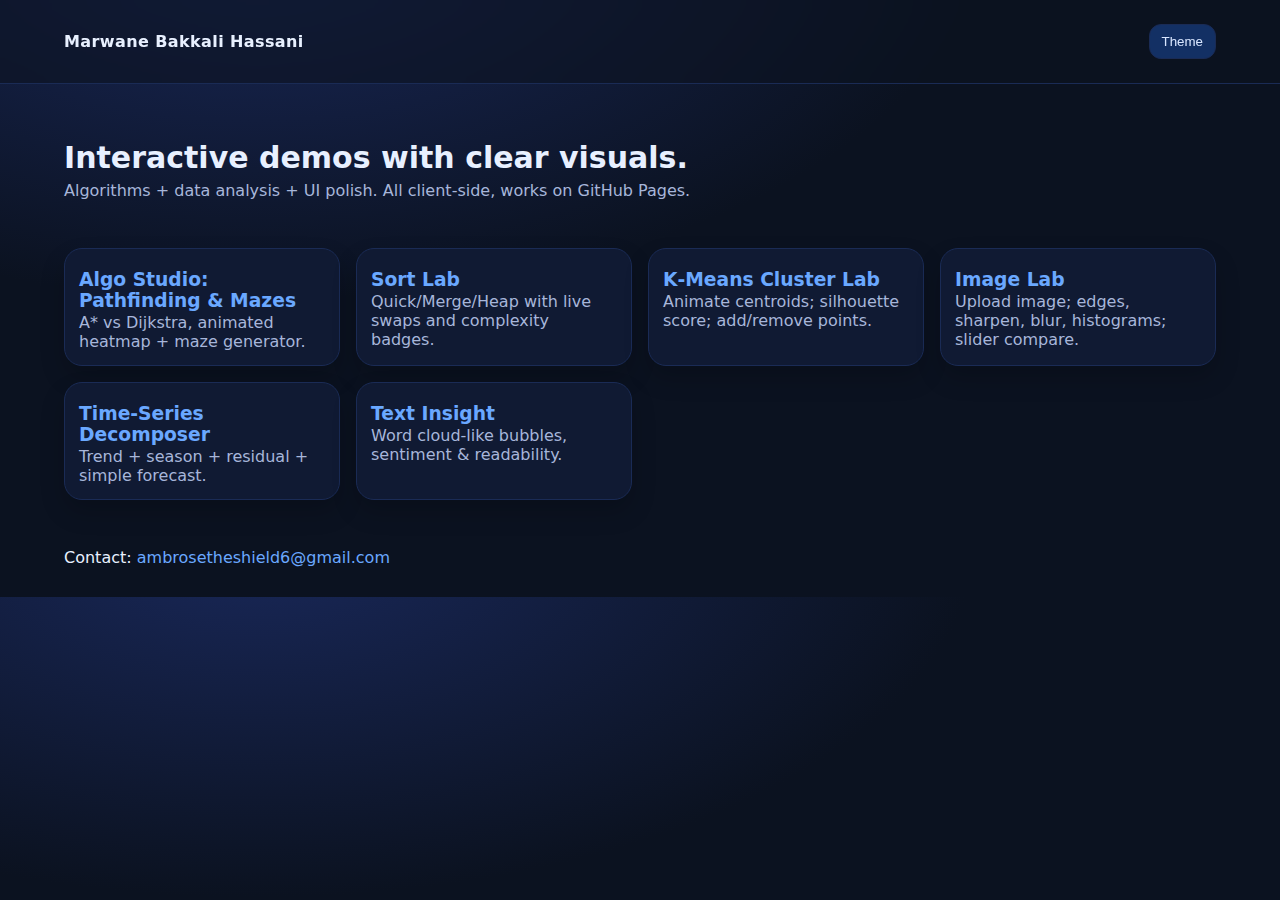
<file: index.html>
<!doctype html>
<html lang="en"><head>
<meta charset="utf-8"><meta name="viewport" content="width=device-width, initial-scale=1">
<title>Marwane — Visual Projects</title>
<meta name="description" content="Flagship demos: algorithms + data analysis with strong visuals.">
<link rel="stylesheet" href="assets/css/style.css">
</head><body>
<header class="nav"><div class="container">
  <div class="brand">Marwane Bakkali Hassani</div>
  <button id="theme" class="btn">Theme</button>
</div></header>

<section class="hero container">
  <h1>Interactive demos with clear visuals.</h1>
  <p>Algorithms + data analysis + UI polish. All client‑side, works on GitHub Pages.</p>
</section>

<section class="container">
  <div class="grid">
    <a class="card" href="projects/algo_path/index.html"><h3>Algo Studio: Pathfinding & Mazes</h3><p>A* vs Dijkstra, animated heatmap + maze generator.</p></a>
    <a class="card" href="projects/sort_lab/index.html"><h3>Sort Lab</h3><p>Quick/Merge/Heap with live swaps and complexity badges.</p></a>
    <a class="card" href="projects/kmeans_lab/index.html"><h3>K‑Means Cluster Lab</h3><p>Animate centroids; silhouette score; add/remove points.</p></a>
    <a class="card" href="projects/image_lab/index.html"><h3>Image Lab</h3><p>Upload image; edges, sharpen, blur, histograms; slider compare.</p></a>
    <a class="card" href="projects/ts_decomp/index.html"><h3>Time‑Series Decomposer</h3><p>Trend + season + residual + simple forecast.</p></a>
    <a class="card" href="projects/text_insight/index.html"><h3>Text Insight</h3><p>Word cloud‑like bubbles, sentiment & readability.</p></a>
  </div>
</section>

<footer><div class="container">Contact: <a href="mailto:ambrosetheshield6@gmail.com">ambrosetheshield6@gmail.com</a></div></footer>
<script>
document.getElementById('theme').onclick = ()=> document.documentElement.classList.toggle('light');
</script>
</body></html>
</file>
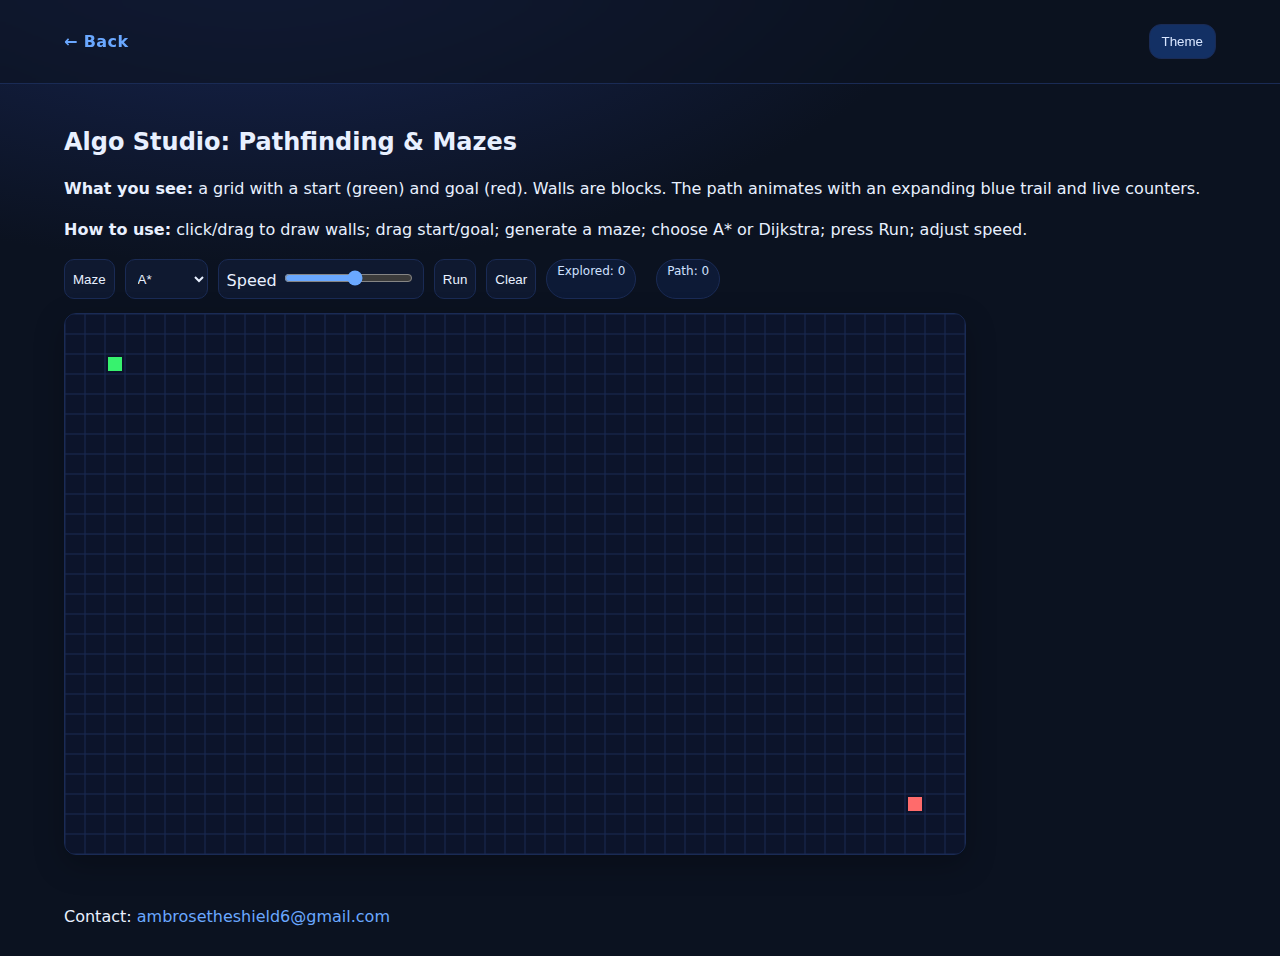
<file: projects/algo_path/index.html>
<!doctype html><html lang='en'><head>
<meta charset='utf-8'><meta name='viewport' content='width=device-width, initial-scale=1'>
<title>Algo Studio: Pathfinding & Mazes</title><link rel='stylesheet' href='../../assets/css/style.css'></head><body>
<header class='nav'><div class='container'><a class='brand' href='../../index.html'>&larr; Back</a><button id='theme' class='btn'>Theme</button></div></header>
<section class='container prose'>
  <h2>Algo Studio: Pathfinding & Mazes</h2>
  <p><strong>What you see:</strong> a grid with a start (green) and goal (red). Walls are blocks. The path animates with an expanding blue trail and live counters.</p>
  <p><strong>How to use:</strong> click/drag to draw walls; drag start/goal; generate a maze; choose A* or Dijkstra; press Run; adjust speed.</p>
  
<div class="controls">
  <button class="btn" id="maze">Maze</button>
  <select id="algo"><option value="astar">A*</option><option value="dijkstra">Dijkstra</option></select>
  <label>Speed <input id="spd" type="range" min="1" max="10" value="6"></label>
  <button class="btn" id="run">Run</button>
  <button class="btn" id="clear">Clear</button>
  <span class="kpi">Explored: <span id="kExp">0</span></span>
  <span class="kpi">Path: <span id="kLen">0</span></span>
</div>
<canvas id="grid" width="900" height="540" class="stage"></canvas>

</section>
<footer><div class='container'>Contact: <a href='mailto:ambrosetheshield6@gmail.com'>ambrosetheshield6@gmail.com</a></div></footer>
<script>document.getElementById('theme').onclick=()=>document.documentElement.classList.toggle('light');</script>

<script>
const W=45,H=27,S=20, cv=document.getElementById('grid'), ctx=cv.getContext('2d');
let start={x:2,y:2}, goal={x:W-3,y:H-3}, walls=new Set(); let speed=6;
function key(x,y){return x+','+y}
function draw(bg=true){
  if(bg){ctx.fillStyle='#0c142b'; ctx.fillRect(0,0,cv.width,cv.height);}
  ctx.strokeStyle='#1a2b55';
  for(let x=0;x<=W;x++){ctx.beginPath();ctx.moveTo(x*S,0);ctx.lineTo(x*S,H*S);ctx.stroke()}
  for(let y=0;y<=H;y++){ctx.beginPath();ctx.moveTo(0,y*S);ctx.lineTo(W*S,y*S);ctx.stroke()}
  ctx.fillStyle='#122957'; walls.forEach(k=>{const [x,y]=k.split(',').map(Number); ctx.fillRect(x*S+1,y*S+1,S-2,S-2)});
  ctx.fillStyle='#37f26e'; ctx.fillRect(start.x*S+3,start.y*S+3,S-6,S-6);
  ctx.fillStyle='#ff6b6b'; ctx.fillRect(goal.x*S+3,goal.y*S+3,S-6,S-6);
}
function toggle(x,y){const k=key(x,y); if(walls.has(k)) walls.delete(k); else walls.add(k);}
let painting=false, dragging=null;
cv.addEventListener('mousedown',e=>{const r=cv.getBoundingClientRect(); const x=Math.floor((e.clientX-r.left)/S), y=Math.floor((e.clientY-r.top)/S);
  if(x===start.x&&y===start.y) dragging='start'; else if(x===goal.x&&y===goal.y) dragging='goal'; else {painting=true; toggle(x,y);} draw(false)});
cv.addEventListener('mousemove',e=>{const r=cv.getBoundingClientRect(); const x=Math.floor((e.clientX-r.left)/S), y=Math.floor((e.clientY-r.top)/S);
  if(dragging==='start'){start={x,y}; draw(false)} else if(dragging==='goal'){goal={x,y}; draw(false)} else if(painting){toggle(x,y); draw(false)}});
window.addEventListener('mouseup',()=>{painting=false; dragging=null});

function neighbors(n){const dirs=[[1,0],[-1,0],[0,1],[0,-1]]; const res=[]; for(const [dx,dy] of dirs){const x=n.x+dx,y=n.y+dy; if(x>=0&&x<W&&y>=0&&y<H&&!walls.has(key(x,y))) res.push({x,y})} return res}
function heur(a,b){return Math.abs(a.x-b.x)+Math.abs(a.y-b.y)}
function runASTAR(){return runGeneric(true)}
function runDijkstra(){return runGeneric(false)}
function runGeneric(useHeur){const open=[start]; const g=new Map([[key(start.x,start.y),0]]); const came=new Map(); const f=new Map([[key(start.x,start.y),useHeur?heur(start,goal):0]]); const seen=new Set([key(start.x,start.y)]); let explored=0;
  while(open.length){open.sort((u,v)=>(f.get(key(u.x,u.y))||1e9)-(f.get(key(v.x,v.y))||1e9)); const cur=open.shift(); explored++;
    if(cur.x===goal.x&&cur.y===goal.y){document.getElementById('kExp').textContent=explored; return {came,cur};}
    for(const nb of neighbors(cur)){const nk=key(nb.x,nb.y), ck=key(cur.x,cur.y); const tent=(g.get(ck)||0)+1;
      if(!g.has(nk)||tent<g.get(nk)){came.set(nk,ck); g.set(nk,tent); let pr=tent+(useHeur?heur(nb,goal):0); f.set(nk,pr); if(!seen.has(nk)){open.push(nb); seen.add(nk)}}}
  } return null}
function reconstruct(came,cur){const path=[cur]; let k=key(cur.x,cur.y); while(came.has(k)){k=came.get(k); const [x,y]=k.split(',').map(Number); path.push({x,y});} return path.reverse()}
function animate(path){document.getElementById('kLen').textContent=path.length;
  let i=0; const id=setInterval(()=>{ if(i>=path.length){clearInterval(id); return;} const p=path[i++]; ctx.fillStyle='#6aa8ff'; ctx.fillRect(p.x*S+4,p.y*S+4,S-8,S-8);}, Math.max(4, 22-(+document.getElementById('spd').value*2)))}
document.getElementById('run').onclick=()=>{draw(); const useA = document.getElementById('algo').value==='astar'; const res = useA?runASTAR():runDijkstra(); if(!res){return} const path=reconstruct(res.came,res.cur); animate(path)}
document.getElementById('clear').onclick=()=>{walls.clear(); draw()};
document.getElementById('spd').oninput=e=>speed=+e.target.value;
document.getElementById('maze').onclick=()=>{walls.clear(); // Recursive division-ish
  function carve(x0,y0,x1,y1){ if(x1-x0<4||y1-y0<4) return; if((x1-x0)>(y1-y0)){ const x=Math.floor((x0+x1)/2); for(let y=y0;y<y1;y++) if(!(y%5)) walls.add(key(x,y));
    const gap=y0+2+Math.floor(Math.random()*(y1-y0-4)); for(let dy=-1;dy<=1;dy++) walls.delete(key(x,gap+dy)); carve(x0,y0,x,y1); carve(x+1,y0,x1,y1);
  } else { const y=Math.floor((y0+y1)/2); for(let x=x0;x<x1;x++) if(!(x%5)) walls.add(key(x,y));
    const gap=x0+2+Math.floor(Math.random()*(x1-x0-4)); for(let dx=-1;dx<=1;dx++) walls.delete(key(gap+dx,y)); carve(x0,y0,x1,y); carve(x0,y+1,x1,y1);} }
  carve(1,1,W-2,H-2); draw() };
draw();
</script>

</body></html>
</file>
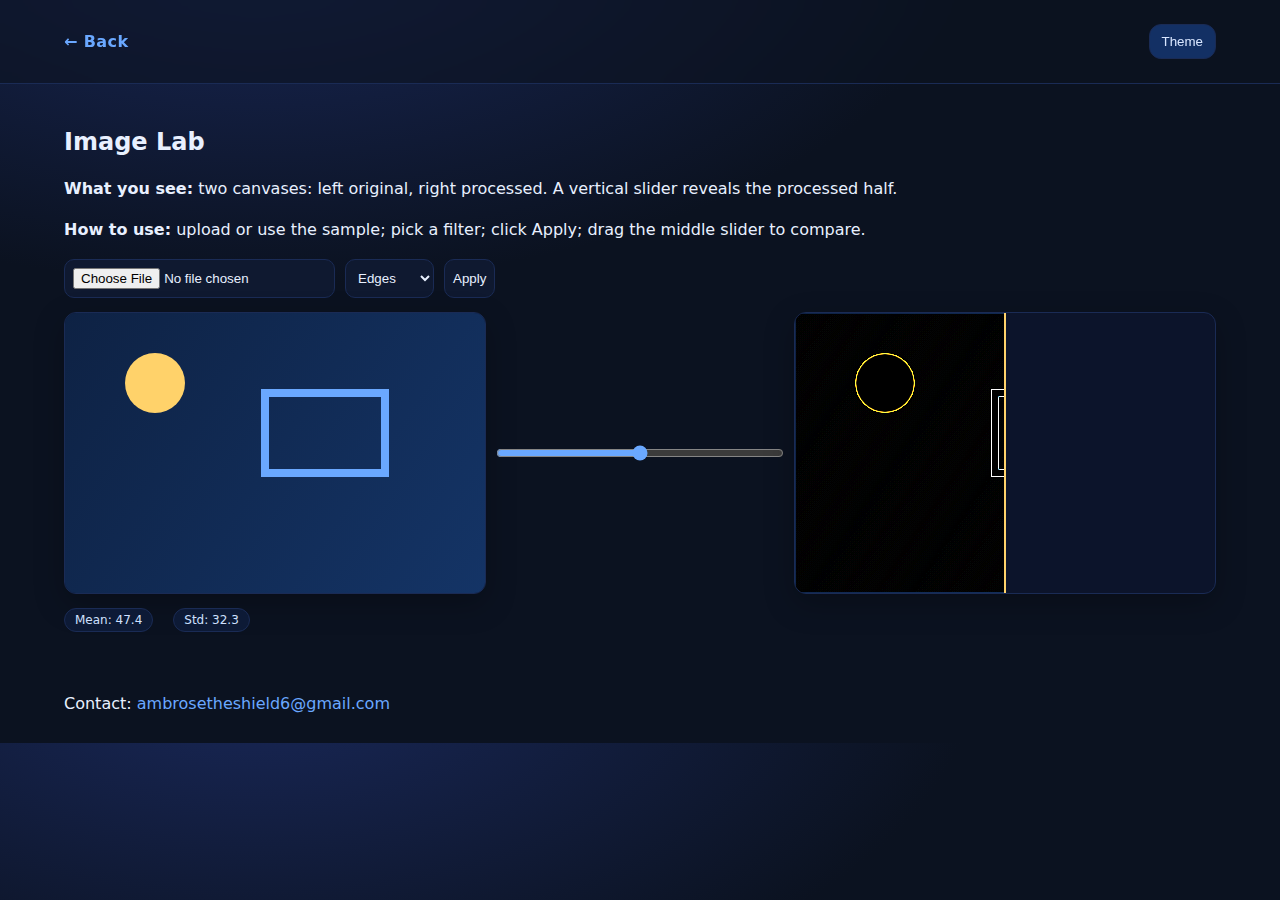
<file: projects/image_lab/index.html>
<!doctype html><html lang='en'><head>
<meta charset='utf-8'><meta name='viewport' content='width=device-width, initial-scale=1'>
<title>Image Lab</title><link rel='stylesheet' href='../../assets/css/style.css'></head><body>
<header class='nav'><div class='container'><a class='brand' href='../../index.html'>&larr; Back</a><button id='theme' class='btn'>Theme</button></div></header>
<section class='container prose'>
  <h2>Image Lab</h2>
  <p><strong>What you see:</strong> two canvases: left original, right processed. A vertical slider reveals the processed half.</p>
  <p><strong>How to use:</strong> upload or use the sample; pick a filter; click Apply; drag the middle slider to compare.</p>
  
<div class="controls">
  <input type="file" id="file">
  <select id="filter">
    <option value="edges">Edges</option>
    <option value="sharpen">Sharpen</option>
    <option value="blur">Blur</option>
    <option value="emboss">Emboss</option>
  </select>
  <button class="btn" id="apply">Apply</button>
</div>
<div style="display:flex;gap:8px;align-items:center;flex-wrap:wrap">
  <canvas id="orig" width="420" height="280" class="stage"></canvas>
  <input id="split" type="range" min="0" max="1" step="0.01" value="0.5" style="flex:1">
  <canvas id="proc" width="420" height="280" class="stage"></canvas>
</div>
<div class="controls">
  <span class="kpi">Mean: <span id="mean">0</span></span>
  <span class="kpi">Std: <span id="std">0</span></span>
</div>

</section>
<footer><div class='container'>Contact: <a href='mailto:ambrosetheshield6@gmail.com'>ambrosetheshield6@gmail.com</a></div></footer>
<script>document.getElementById('theme').onclick=()=>document.documentElement.classList.toggle('light');</script>

<script>
const co=document.getElementById('orig').getContext('2d');
const cp=document.getElementById('proc').getContext('2d');
const o=document.getElementById('orig'), p=document.getElementById('proc');
const img=new Image(); img.onload=()=>{co.drawImage(img,0,0,o.width,o.height); run()}; 
// generate a simple sample image (gradient + shapes)
const tmp=document.createElement('canvas'); tmp.width=420; tmp.height=280; const tctx=tmp.getContext('2d');
const g=tctx.createLinearGradient(0,0,420,280); g.addColorStop(0,'#0e2244'); g.addColorStop(1,'#143466'); tctx.fillStyle=g; tctx.fillRect(0,0,420,280);
tctx.fillStyle='#ffd26a'; tctx.beginPath(); tctx.arc(90,70,30,0,6.283); tctx.fill(); tctx.strokeStyle='#6aa8ff'; tctx.lineWidth=8; tctx.strokeRect(200,80,120,80);
img.src=tmp.toDataURL();

document.getElementById('file').onchange=e=>{const f=e.target.files[0]; if(!f) return; const r=new FileReader(); r.onload=()=>{img.src=r.result}; r.readAsDataURL(f);}
document.getElementById('apply').onclick=run; document.getElementById('split').oninput=drawSplit;

function kernel(type){
  if(type==='edges') return [[-1,-1,-1],[-1,8,-1],[-1,-1,-1]];
  if(type==='sharpen') return [[0,-1,0],[-1,5,-1],[0,-1,0]];
  if(type==='blur') return [[1/9,1/9,1/9],[1/9,1/9,1/9],[1/9,1/9,1/9]];
  if(type==='emboss') return [[-2,-1,0],[-1,1,1],[0,1,2]];
}
function stats(data){let s=0; for(let i=0;i<data.length;i+=4) s+=0.299*data[i]+0.587*data[i+1]+0.114*data[i+2]; const mean=s/(data.length/4);
 let v=0; for(let i=0;i<data.length;i+=4){ const g=0.299*data[i]+0.587*data[i+1]+0.114*data[i+2]; v+=(g-mean)*(g-mean);} v/=data.length/4; return [mean,Math.sqrt(v)];
}
function convolve(src,k){const w=src.width,h=src.height; const out=new ImageData(w,h); const m=[[0,1,2],[w,w+1,w+2],[2*w,2*w+1,2*w+2]];
 for(let y=1;y<h-1;y++){for(let x=1;x<w-1;x++){let r=0,g=0,b=0; for(let ky=0;ky<3;ky++){for(let kx=0;kx<3;kx++){const i=((y+ky-1)*w+(x+kx-1))*4; const wgt=k[ky][kx]; r+=src.data[i]*wgt; g+=src.data[i+1]*wgt; b+=src.data[i+2]*wgt;}} const j=(y*w+x)*4; out.data[j]=Math.max(0,Math.min(255,r)); out.data[j+1]=Math.max(0,Math.min(255,g)); out.data[j+2]=Math.max(0,Math.min(255,b)); out.data[j+3]=255; } } return out; }
function drawSplit(){ cp.clearRect(0,0,p.width,p.height); cp.drawImage(o,0,0); const s=+document.getElementById('split').value; const w=p.width*s; cp.globalCompositeOperation='source-over'; cp.drawImage(p._proc,0,0); cp.globalCompositeOperation='destination-in'; cp.fillStyle='#fff'; cp.fillRect(0,0,w,p.height); cp.globalCompositeOperation='source-over'; cp.strokeStyle='#ffd26a'; cp.lineWidth=2; cp.beginPath(); cp.moveTo(w,0); cp.lineTo(w,p.height); cp.stroke(); }
function run(){ const filt=document.getElementById('filter').value; const src=co.getImageData(0,0,o.width,o.height); const out=convolve(src, kernel(filt)); p._proc=document.createElement('canvas'); p._proc.width=o.width; p._proc.height=o.height; p._proc.getContext('2d').putImageData(out,0,0); const [m,s]=stats(src.data); document.getElementById('mean').textContent=m.toFixed(1); document.getElementById('std').textContent=s.toFixed(1); drawSplit(); }
</script>

</body></html>
</file>
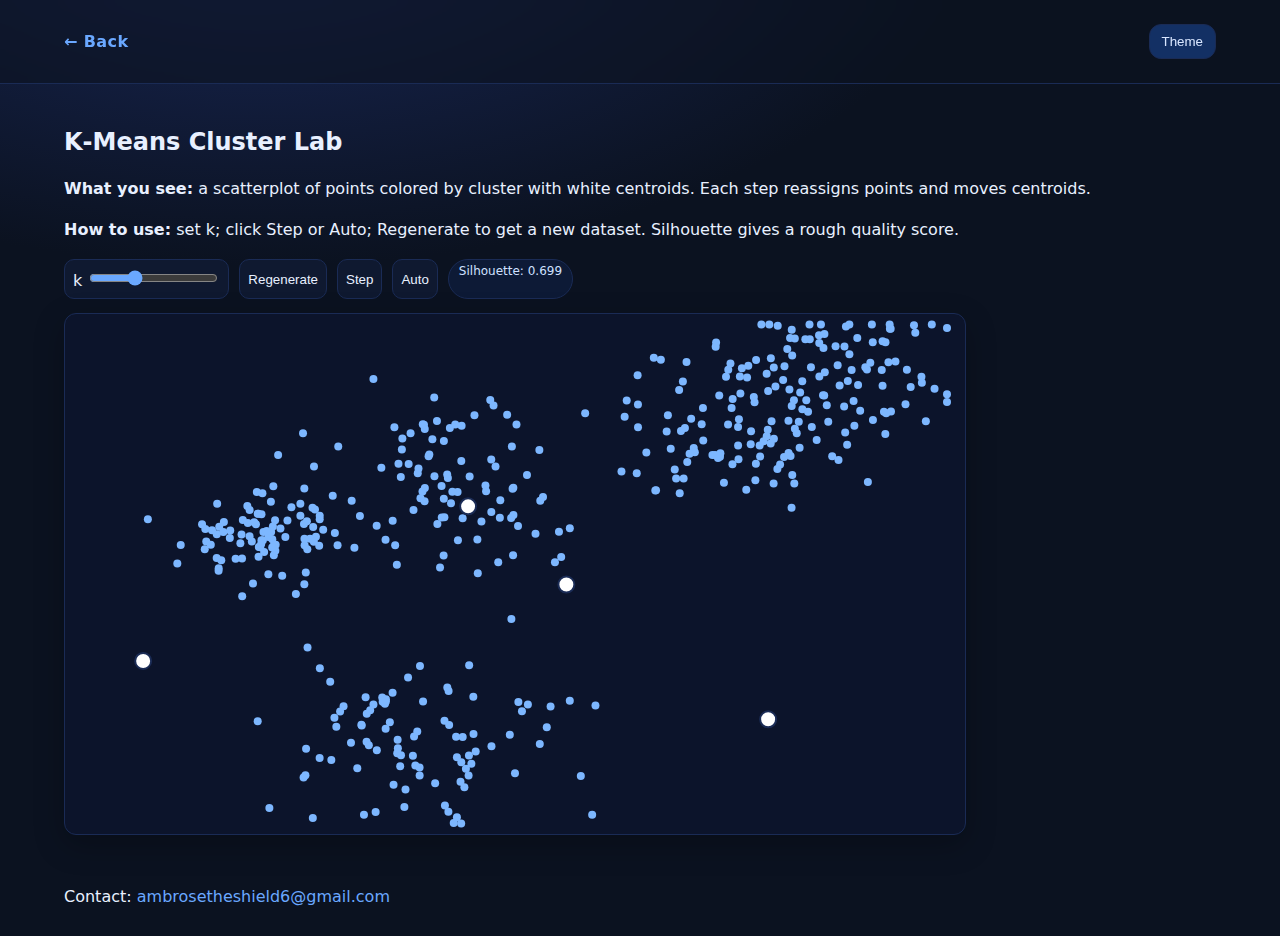
<file: projects/kmeans_lab/index.html>
<!doctype html><html lang='en'><head>
<meta charset='utf-8'><meta name='viewport' content='width=device-width, initial-scale=1'>
<title>K‑Means Cluster Lab</title><link rel='stylesheet' href='../../assets/css/style.css'></head><body>
<header class='nav'><div class='container'><a class='brand' href='../../index.html'>&larr; Back</a><button id='theme' class='btn'>Theme</button></div></header>
<section class='container prose'>
  <h2>K‑Means Cluster Lab</h2>
  <p><strong>What you see:</strong> a scatterplot of points colored by cluster with white centroids. Each step reassigns points and moves centroids.</p>
  <p><strong>How to use:</strong> set k; click Step or Auto; Regenerate to get a new dataset. Silhouette gives a rough quality score.</p>
  
<div class="controls">
  <label>k <input id="k" type="range" min="2" max="8" value="4"></label>
  <button class="btn" id="regen">Regenerate</button>
  <button class="btn" id="iterate">Step</button>
  <button class="btn" id="auto">Auto</button>
  <span class="kpi">Silhouette: <span id="sil">0</span></span>
</div>
<canvas id="scatter" width="900" height="520" class="chart"></canvas>

</section>
<footer><div class='container'>Contact: <a href='mailto:ambrosetheshield6@gmail.com'>ambrosetheshield6@gmail.com</a></div></footer>
<script>document.getElementById('theme').onclick=()=>document.documentElement.classList.toggle('light');</script>

<script>
const cv=document.getElementById('scatter'), ctx=cv.getContext('2d');
let pts=[], cent=[], labels=[], timer=null;
function rndn(mu=0, sigma=1){ // Box-Muller
  let u=0,v=0; while(u===0)u=Math.random(); while(v===0)v=Math.random();
  return mu + sigma*Math.sqrt(-2*Math.log(u))*Math.cos(2*Math.PI*v);
}
function gen(){pts=[]; const groups=4+Math.floor(Math.random()*3); for(let g=0; g<groups; g++){const cx=Math.random()*0.8+0.1, cy=Math.random()*0.8+0.1, s=0.04+Math.random()*0.05; const n=90; for(let i=0;i<n;i++){pts.push({x:Math.min(0.98,Math.max(0.02,rndn(cx,s))), y:Math.min(0.98,Math.max(0.02,rndn(cy,s)))});} }
  labels=new Array(pts.length).fill(0); cent=[]; const K=+document.getElementById('k').value; for(let i=0;i<K;i++){cent.push({x:Math.random(),y:Math.random()})}
}
function assign(){ for(let i=0;i<pts.length;i++){ let best=0, bd=1e9; for(let k=0;k<cent.length;k++){ const dx=pts[i].x-cent[k].x, dy=pts[i].y-cent[k].y; const d=dx*dx+dy*dy; if(d<bd){bd=d; best=k} } labels[i]=best; } }
function update(){ const K=cent.length; const sum=new Array(K).fill(0).map(_=>({x:0,y:0,c:0})); for(let i=0;i<pts.length;i++){const k=labels[i]; sum[k].x+=pts[i].x; sum[k].y+=pts[i].y; sum[k].c++;}
  for(let k=0;k<K;k++){ if(sum[k].c>0){cent[k].x=sum[k].x/sum[k].c; cent[k].y=sum[k].y/sum[k].c;} } }
function silhouette(){ const K=cent.length; const counts=new Array(K).fill(0); const sums=new Array(K).fill(0);
  for(let i=0;i<pts.length;i++){const ki=labels[i]; counts[ki]++; for(let j=0;j<pts.length;j++){ if(i===j) continue; const d=Math.hypot(pts[i].x-pts[j].x, pts[i].y-pts[j].y); if(labels[j]===ki) sums[ki]+=d; } }
  let s=0, c=0; for(let k=0;k<K;k++){ if(counts[k]>1){ s += (sums[k]/(counts[k]*(counts[k]-1))); c++; } } return (c? (1/(1+s)) : 0).toFixed(3); }
function draw(){ ctx.clearRect(0,0,cv.width,cv.height); const w=cv.width, h=cv.height;
  for(let i=0;i<pts.length;i++){ const k=labels[i]; ctx.fillStyle = ['#7db7ff','#ff9a7d','#ffe47d','#a6ff7d','#d97dff','#7dffc7','#ff7dbd'][k%7]; ctx.beginPath(); ctx.arc(pts[i].x*w, pts[i].y*h, 4, 0, 6.283); ctx.fill(); }
  for(let k=0;k<cent.length;k++){ ctx.fillStyle='#ffffff'; ctx.strokeStyle='#1a2b55'; ctx.lineWidth=2; ctx.beginPath(); ctx.arc(cent[k].x*w, cent[k].y*h, 8, 0, 6.283); ctx.fill(); ctx.stroke(); }
  document.getElementById('sil').textContent = silhouette();
}
function step(){ assign(); update(); draw(); }
document.getElementById('regen').onclick=()=>{gen(); draw()};
document.getElementById('iterate').onclick=step;
document.getElementById('auto').onclick=()=>{ if(timer){clearInterval(timer); timer=null; return;} timer=setInterval(step, 400); };
document.getElementById('k').oninput=()=>{gen(); draw()};
gen(); draw();
</script>

</body></html>
</file>
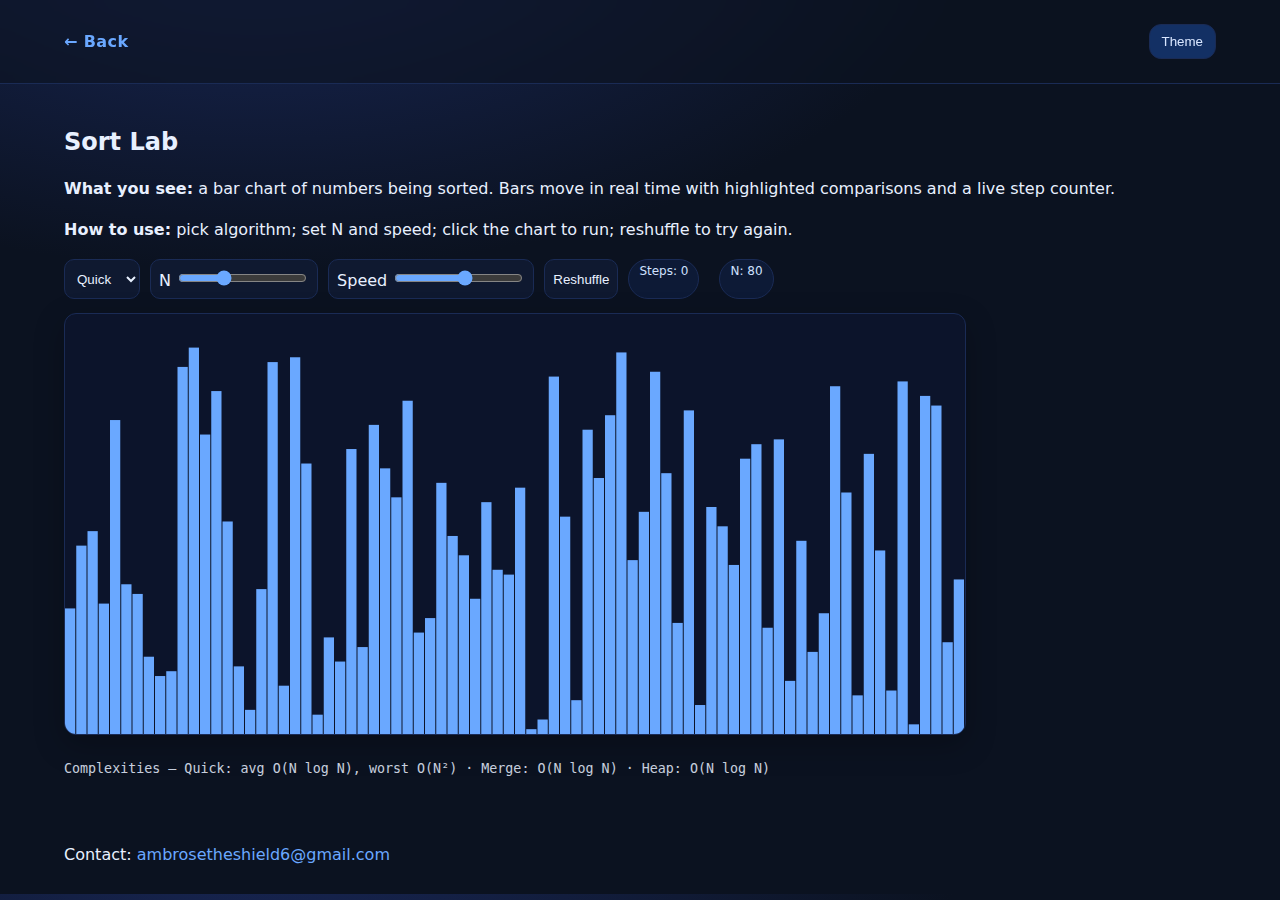
<file: projects/sort_lab/index.html>
<!doctype html><html lang='en'><head>
<meta charset='utf-8'><meta name='viewport' content='width=device-width, initial-scale=1'>
<title>Sort Lab</title><link rel='stylesheet' href='../../assets/css/style.css'></head><body>
<header class='nav'><div class='container'><a class='brand' href='../../index.html'>&larr; Back</a><button id='theme' class='btn'>Theme</button></div></header>
<section class='container prose'>
  <h2>Sort Lab</h2>
  <p><strong>What you see:</strong> a bar chart of numbers being sorted. Bars move in real time with highlighted comparisons and a live step counter.</p>
  <p><strong>How to use:</strong> pick algorithm; set N and speed; click the chart to run; reshuffle to try again.</p>
  
<div class="controls">
  <select id="alg"><option value="quick">Quick</option><option value="merge">Merge</option><option value="heap">Heap</option></select>
  <label>N <input id="n" type="range" min="20" max="200" value="80"></label>
  <label>Speed <input id="spd" type="range" min="1" max="10" value="6"></label>
  <button class="btn" id="reshuffle">Reshuffle</button>
  <span class="kpi">Steps: <span id="kSteps">0</span></span>
  <span class="kpi">N: <span id="kN">0</span></span>
</div>
<canvas id="bars" width="900" height="420" class="chart"></canvas>
<p><small class="mono">Complexities — Quick: avg O(N log N), worst O(N²) · Merge: O(N log N) · Heap: O(N log N)</small></p>

</section>
<footer><div class='container'>Contact: <a href='mailto:ambrosetheshield6@gmail.com'>ambrosetheshield6@gmail.com</a></div></footer>
<script>document.getElementById('theme').onclick=()=>document.documentElement.classList.toggle('light');</script>

<script>
const cv=document.getElementById('bars'), ctx=cv.getContext('2d');
let A=[], steps=0, speed=6;
function makeArray(n){A = Array.from({length:n}, (_,i)=> i+1); for(let i=A.length-1;i>0;i--){const j=Math.floor(Math.random()*(i+1)); [A[i],A[j]]=[A[j],A[i]];} steps=0; document.getElementById('kN').textContent=n;}
function draw(arr, hiA=-1, hiB=-1){ctx.clearRect(0,0,cv.width,cv.height); const w=cv.width/arr.length; for(let i=0;i<arr.length;i++){const h=(arr[i]/arr.length)*cv.height*0.92; ctx.fillStyle = (i===hiA||i===hiB)? '#ffcf6a':'#6aa8ff'; ctx.fillRect(i*w, cv.height-h, Math.max(1,w-1), h);}}
function sleep(){return new Promise(r=>setTimeout(r, Math.max(4, 22-(+document.getElementById('spd').value*2))))}
async function quickSort(l=0,r=A.length-1){ if(l>=r) return; let i=l,j=r,p=A[Math.floor((l+r)/2)]; while(i<=j){while(A[i]<p)i++; while(A[j]>p)j--; if(i<=j){[A[i],A[j]]=[A[j],A[i]]; steps++; document.getElementById('kSteps').textContent=steps; draw(A,i,j); await sleep(); i++; j--;}} await Promise.all([quickSort(l,j), quickSort(i,r)]); }
async function mergeSort(arr=A){ async function msort(a){ if(a.length<=1) return a; const m=Math.floor(a.length/2); const L=await msort(a.slice(0,m)); const R=await msort(a.slice(m)); const out=[]; let i=0,j=0; while(i<L.length||j<R.length){ if(j>=R.length || (i<L.length && L[i]<=R[j])) out.push(L[i++]); else out.push(R[j++]); steps++; document.getElementById('kSteps').textContent=steps; draw(out.concat(L.slice(i)).concat(R.slice(j)).concat(new Array(a.length-(out.length+L.slice(i).length+R.slice(j).length)).fill(0))); await sleep(); } return out }
  const sorted = await msort(arr); for(let i=0;i<A.length;i++) A[i]=sorted[i]; }
async function heapSort(){
  function heapify(n,i){let largest=i; const l=2*i+1, r=2*i+2; if(l<n && A[l]>A[largest]) largest=l; if(r<n && A[r]>A[largest]) largest=r; if(largest!==i){[A[i],A[largest]]=[A[largest],A[i]]; steps++; draw(A,i,largest); return heapify(n,largest);} }
  let n=A.length; for(let i=Math.floor(n/2)-1;i>=0;i--){heapify(n,i);}
  for(let i=n-1;i>0;i--){[A[0],A[i]]=[A[i],A[0]]; steps++; draw(A,0,i); await sleep(); heapify(i,0); await sleep();}
}
document.getElementById('reshuffle').onclick=()=>{makeArray(+document.getElementById('n').value); draw(A)};
document.getElementById('n').oninput=e=>{makeArray(+e.target.value); draw(A)};
document.getElementById('spd').oninput=e=>{speed=+e.target.value};
document.getElementById('alg').onchange=()=>{steps=0; document.getElementById('kSteps').textContent=steps;}
async function run(){const alg=document.getElementById('alg').value; steps=0; document.getElementById('kSteps').textContent=steps; if(alg==='quick') await quickSort(); if(alg==='merge') await mergeSort(); if(alg==='heap') await heapSort();}
cv.addEventListener('click', run);
makeArray(+document.getElementById('n').value); draw(A);
</script>

</body></html>
</file>
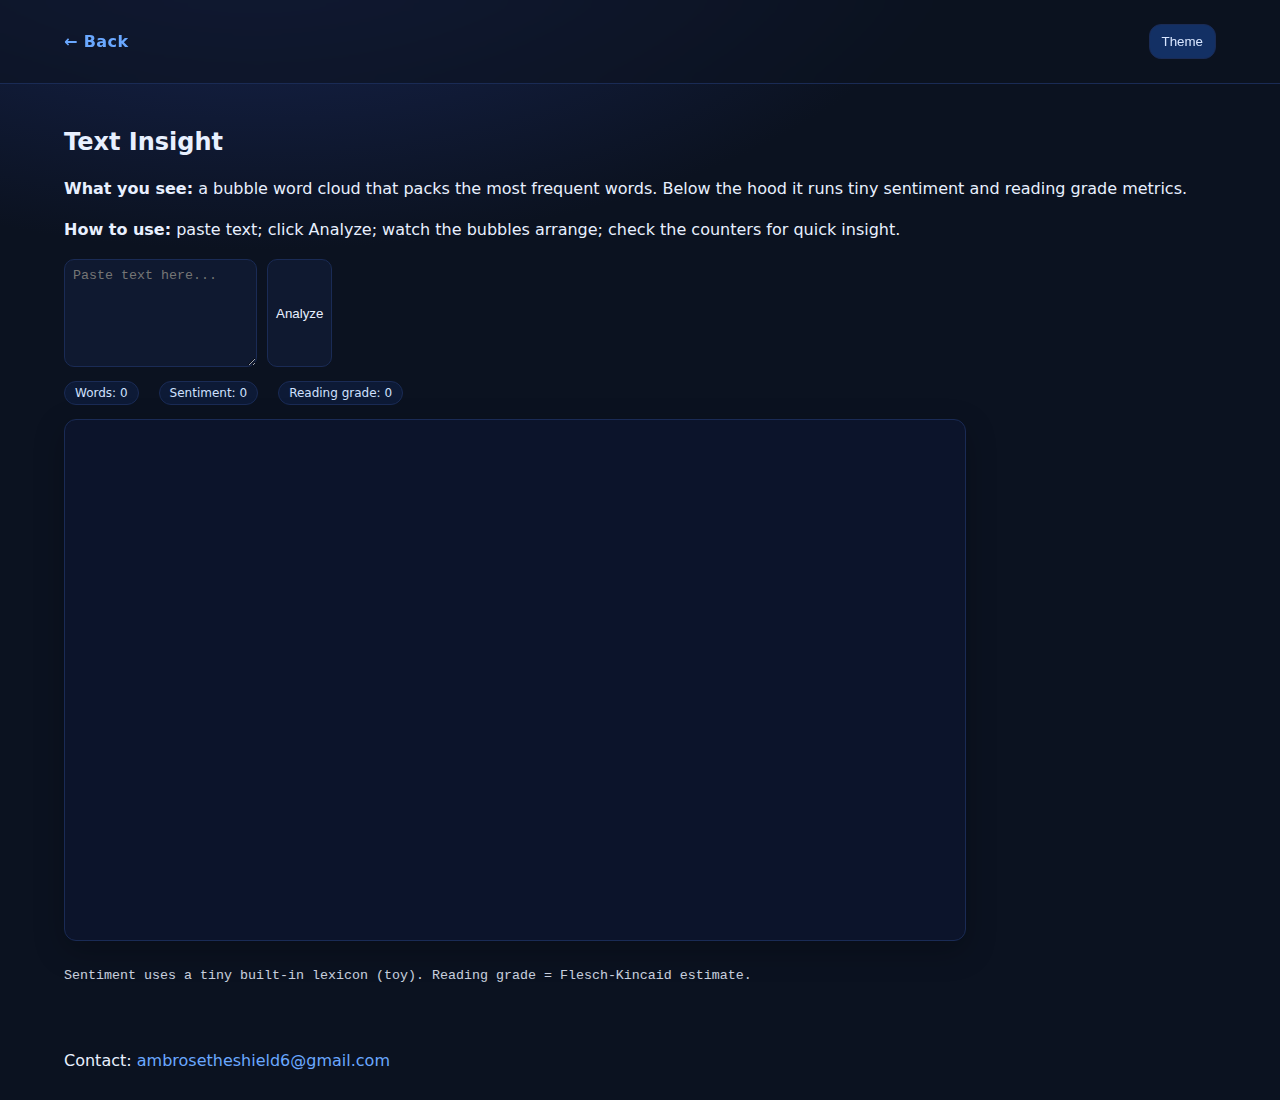
<file: projects/text_insight/index.html>
<!doctype html><html lang='en'><head>
<meta charset='utf-8'><meta name='viewport' content='width=device-width, initial-scale=1'>
<title>Text Insight</title><link rel='stylesheet' href='../../assets/css/style.css'></head><body>
<header class='nav'><div class='container'><a class='brand' href='../../index.html'>&larr; Back</a><button id='theme' class='btn'>Theme</button></div></header>
<section class='container prose'>
  <h2>Text Insight</h2>
  <p><strong>What you see:</strong> a bubble word cloud that packs the most frequent words. Below the hood it runs tiny sentiment and reading grade metrics.</p>
  <p><strong>How to use:</strong> paste text; click Analyze; watch the bubbles arrange; check the counters for quick insight.</p>
  
<div class="controls">
  <textarea id="txt" rows="6" placeholder="Paste text here..."></textarea>
  <button class="btn" id="analyze">Analyze</button>
</div>
<div class="controls">
  <span class="kpi">Words: <span id="kW">0</span></span>
  <span class="kpi">Sentiment: <span id="kS">0</span></span>
  <span class="kpi">Reading grade: <span id="kG">0</span></span>
</div>
<canvas id="cloud" width="900" height="520" class="stage"></canvas>
<p><small class="mono">Sentiment uses a tiny built‑in lexicon (toy). Reading grade = Flesch‑Kincaid estimate.</small></p>

</section>
<footer><div class='container'>Contact: <a href='mailto:ambrosetheshield6@gmail.com'>ambrosetheshield6@gmail.com</a></div></footer>
<script>document.getElementById('theme').onclick=()=>document.documentElement.classList.toggle('light');</script>

<script>
const cv=document.getElementById('cloud'), ctx=cv.getContext('2d');
const pos=['good','great','excellent','positive','love','win','fast','smart','clean','easy','success','strong','secure'];
const neg=['bad','poor','terrible','negative','hate','fail','slow','bug','hard','issue','weak','insecure'];
function tokenize(t){return t.toLowerCase().replace(/[^a-z0-9\s]/g,' ').split(/\s+/).filter(Boolean);}
function fkGrade(text){ const sents=Math.max(1,(text.match(/[.!?]/g)||[]).length); const words=tokenize(text).length; const syll=words*1.3; return Math.max(0, 0.39*(words/sents)+11.8*(syll/words)-15.59).toFixed(1); }
function sentiment(tokens){ let s=0; tokens.forEach(w=>{ if(pos.includes(w)) s++; if(neg.includes(w)) s--; }); return s; }
function packBubbles(freq){ const keys=Object.keys(freq).sort((a,b)=>freq[b]-freq[a]).slice(0,40);
  const nodes=keys.map(k=>({w:k, r:10+freq[k]*3, x:Math.random()*cv.width, y:Math.random()*cv.height, vx:0, vy:0}));
  for(let t=0;t<600;t++){ for(let i=0;i<nodes.length;i++){ for(let j=i+1;j<nodes.length;j++){ const dx=nodes[j].x-nodes[i].x, dy=nodes[j].y-nodes[i].y; const d=Math.hypot(dx,dy); const min=nodes[i].r+nodes[j].r+4; if(d<min){ const ux=dx/d||0, uy=dy/d||0; const push=(min-d)*0.5; nodes[j].x+=ux*push; nodes[j].y+=uy*push; nodes[i].x-=ux*push; nodes[i].y-=uy*push; } } nodes[i].x=Math.max(nodes[i].r, Math.min(cv.width-nodes[i].r, nodes[i].x)); nodes[i].y=Math.max(nodes[i].r, Math.min(cv.height-nodes[i].r, nodes[i].y)); } }
  return nodes;
}
function draw(nodes){ ctx.clearRect(0,0,cv.width,cv.height); nodes.forEach(n=>{ ctx.fillStyle='#143466'; ctx.beginPath(); ctx.arc(n.x,n.y,n.r,0,6.283); ctx.fill(); ctx.strokeStyle='#6aa8ff'; ctx.stroke(); ctx.fillStyle='#d9e6ff'; ctx.font='12px sans-serif'; ctx.textAlign='center'; ctx.fillText(n.w, n.x, n.y+4); }); }
document.getElementById('analyze').onclick=()=>{
  const text=document.getElementById('txt').value.trim(); const tokens=tokenize(text); const freq={}; tokens.forEach(w=>freq[w]=(freq[w]||0)+1);
  document.getElementById('kW').textContent=tokens.length; document.getElementById('kS').textContent=sentiment(tokens); document.getElementById('kG').textContent=fkGrade(text);
  const nodes=packBubbles(freq); draw(nodes);
};
</script>

</body></html>
</file>
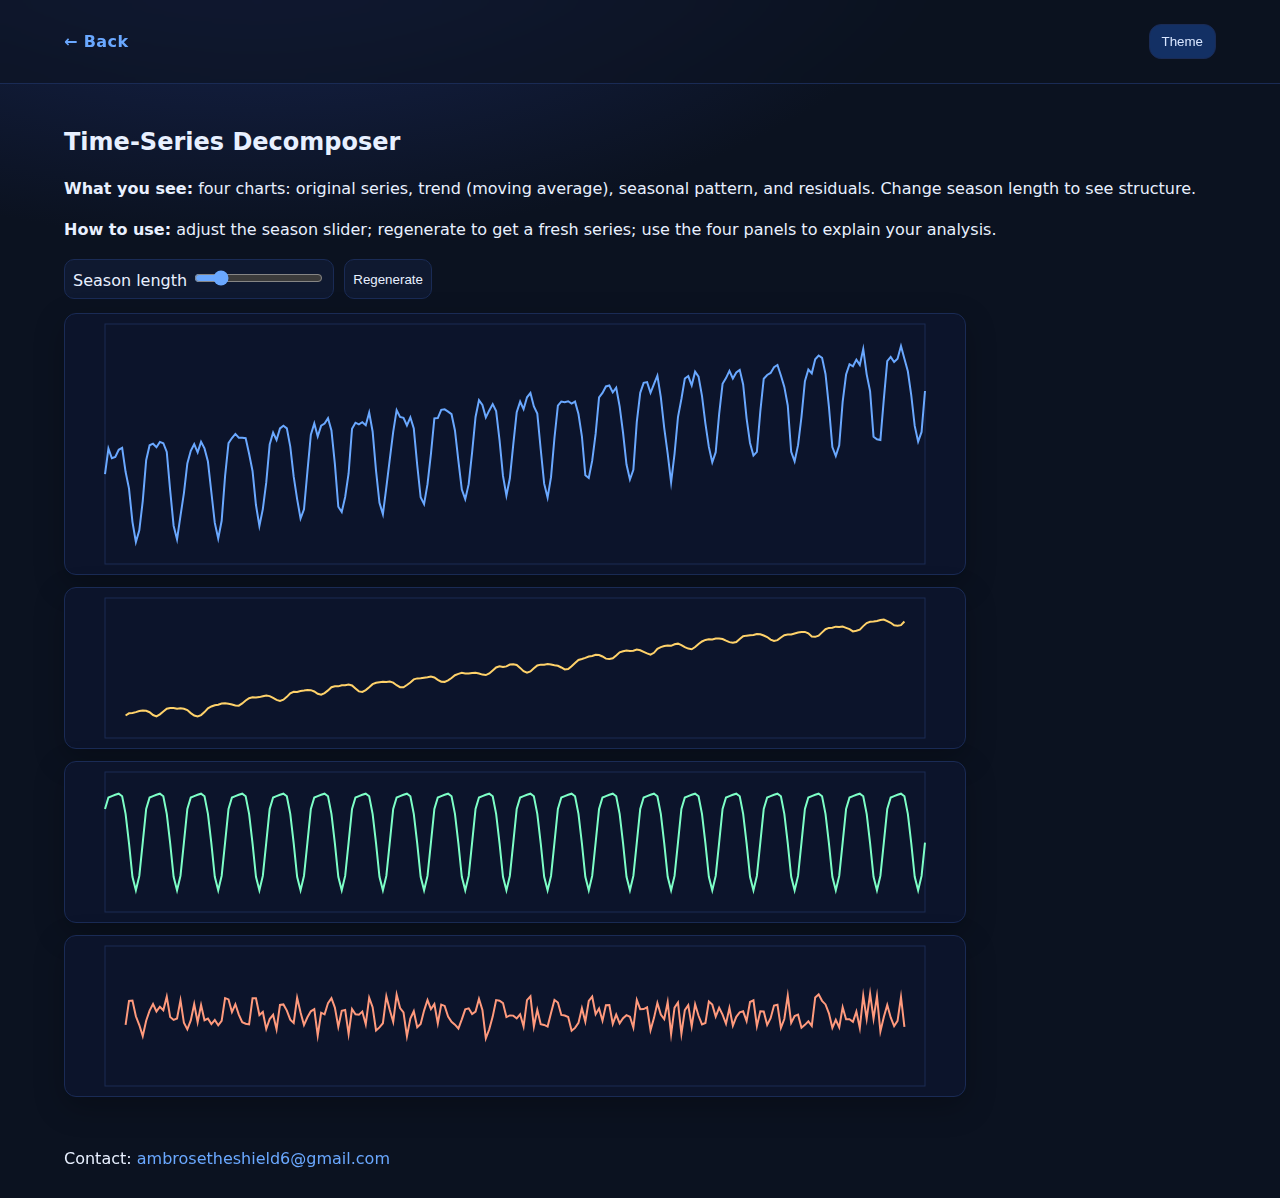
<file: projects/ts_decomp/index.html>
<!doctype html><html lang='en'><head>
<meta charset='utf-8'><meta name='viewport' content='width=device-width, initial-scale=1'>
<title>Time‑Series Decomposer</title><link rel='stylesheet' href='../../assets/css/style.css'></head><body>
<header class='nav'><div class='container'><a class='brand' href='../../index.html'>&larr; Back</a><button id='theme' class='btn'>Theme</button></div></header>
<section class='container prose'>
  <h2>Time‑Series Decomposer</h2>
  <p><strong>What you see:</strong> four charts: original series, trend (moving average), seasonal pattern, and residuals. Change season length to see structure.</p>
  <p><strong>How to use:</strong> adjust the season slider; regenerate to get a fresh series; use the four panels to explain your analysis.</p>
  
<div class="controls">
  <label>Season length <input id="season" type="range" min="4" max="52" value="12"></label>
  <button class="btn" id="regen">Regenerate</button>
</div>
<canvas id="series" width="900" height="260" class="chart"></canvas>
<canvas id="trend"  width="900" height="160" class="chart" style="margin-top:8px"></canvas>
<canvas id="seasonal" width="900" height="160" class="chart" style="margin-top:8px"></canvas>
<canvas id="resid"  width="900" height="160" class="chart" style="margin-top:8px"></canvas>

</section>
<footer><div class='container'>Contact: <a href='mailto:ambrosetheshield6@gmail.com'>ambrosetheshield6@gmail.com</a></div></footer>
<script>document.getElementById('theme').onclick=()=>document.documentElement.classList.toggle('light');</script>

<script>
const S=document.getElementById('series').getContext('2d');
const T=document.getElementById('trend').getContext('2d');
const C=document.getElementById('seasonal').getContext('2d');
const R=document.getElementById('resid').getContext('2d');
let y=[];
function gen(){ y=[]; const n=240; for(let t=0;t<n;t++){const trend=0.02*t; const seas=Math.sin(2*Math.PI*t/12)*2 + Math.cos(2*Math.PI*t/6)*0.8; const noise=(Math.random()-0.5)*0.8; y.push(10+trend+seas+noise);} }
function ma(arr,win){ const out=new Array(arr.length).fill(null); const m=Math.floor(win/2); for(let i=m;i<arr.length-m;i++){let s=0; for(let j=-m;j<=m;j++) s+=arr[i+j]; out[i]=s/(2*m+1);} return out; }
function detrend(arr, trend){ return arr.map((v,i)=> trend[i]==null? null : v-trend[i]); }
function seasonality(resid, m){ const s=new Array(m).fill(0), c=new Array(m).fill(0); for(let i=0;i<resid.length;i++){ if(resid[i]==null) continue; const idx=i%m; s[idx]+=resid[i]; c[idx]++; }
  const avg=s.map((v,i)=> c[i]? v/c[i]:0); const out=new Array(resid.length).fill(0); for(let i=0;i<resid.length;i++) out[i]=avg[i%m]; return out; }
function line(ctx, arr, color='#6aa8ff', ymin=null, ymax=null){ const w=ctx.canvas.width,h=ctx.canvas.height; ctx.clearRect(0,0,w,h); const pad=40; ctx.strokeStyle='#1a2b55'; ctx.strokeRect(pad,10,w-2*pad,h-20);
  const xs=(i)=> pad + i/(arr.length-1)*(w-2*pad); if(ymin===null){ymin=Math.min(...arr.filter(v=>v!=null))-1} if(ymax===null){ymax=Math.max(...arr.filter(v=>v!=null))+1}
  const ys=(v)=> 10 + (1-(v-ymin)/(ymax-ymin))*(h-20); ctx.beginPath(); ctx.strokeStyle=color; ctx.lineWidth=2; for(let i=0;i<arr.length;i++){ if(arr[i]==null) continue; const x=xs(i), y=ys(arr[i]); if(i===0) ctx.moveTo(x,y); else ctx.lineTo(x,y);} ctx.stroke(); }
function draw(){ const m=+document.getElementById('season').value; const tr=ma(y, m|1); const res=detrend(y,tr); const seas=seasonality(res,m); const res2=res.map((v,i)=> v==null? null : v-seas[i]);
  line(S,y); line(T,tr,'#ffd26a'); line(C,seas,'#7dffc7'); line(R,res2,'#ff9a7d'); }
document.getElementById('regen').onclick=()=>{gen(); draw()}; document.getElementById('season').oninput=draw; gen(); draw();
</script>

</body></html>
</file>
<file: assets/css/style.css>
:root{--bg:#0b1220;--ink:#e8f0ff;--muted:#a7b6da;--card:#101a33;--accent:#6aa8ff;--border:#1a2b55;--panel:#0f1930}
:root.light{--bg:#ffffff;--ink:#0b1220;--muted:#38507e;--card:#f5f8ff;--accent:#2f6bff;--border:#d7e3ff;--panel:#ffffff}
*{box-sizing:border-box}
html,body{margin:0;padding:0;background:radial-gradient(1200px 600px at 20% -10%, #19285a 0%, var(--bg) 60%);color:var(--ink);
font-family:Inter,system-ui,-apple-system,Segoe UI,Roboto,Arial,sans-serif}
a{color:var(--accent);text-decoration:none}
a:hover{text-decoration:underline}
.container{max-width:1200px;margin:0 auto;padding:24px}
header.nav{position:sticky;top:0;background:rgba(11,18,32,.6);backdrop-filter:blur(10px);border-bottom:1px solid var(--border);z-index:20}
header.nav .container{display:flex;align-items:center;justify-content:space-between}
.brand{font-weight:800;letter-spacing:.4px}
.btn{background:#133064;border:1px solid var(--border);color:#d9e6ff;padding:9px 12px;border-radius:12px;cursor:pointer}
.btn:hover{background:#163a77}
.hero{padding:56px 24px 24px}
.hero h1{margin:0 0 6px;font-size:30px}
.hero p{margin:0;color:var(--muted);max-width:900px}
.grid{display:grid;grid-template-columns:repeat(auto-fit,minmax(260px,1fr));gap:16px}
.card{display:block;background:var(--card);border:1px solid var(--border);border-radius:18px;padding:14px;transition:transform .15s ease, box-shadow .15s ease;box-shadow:0 12px 24px rgba(0,0,0,.18)}
.card:hover{transform:translateY(-4px);box-shadow:0 18px 40px rgba(0,0,0,.30)}
.card h3{margin:6px 0 2px}
.card p{margin:0;color:var(--muted)}
.controls{display:flex;flex-wrap:wrap;gap:10px;margin:14px 0}
.controls > *{border:1px solid var(--border);background:var(--panel);color:var(--ink);padding:8px;border-radius:10px}
input[type="range"]{accent-color:var(--accent)}
select{accent-color:var(--accent)}
.kpi{display:inline-block;margin-right:10px;padding:4px 10px;border-radius:999px;background:#0d1a36;border:1px solid var(--border);font-size:12px;color:#cfe0ff}
canvas.chart,canvas.stage{border:1px solid var(--border);border-radius:12px;background:#0c142b;box-shadow:0 10px 30px rgba(0,0,0,.25)}
.prose p{line-height:1.6}
footer .container{padding-bottom:30px}
small.mono{font-family:ui-monospace,Menlo,Consolas,monospace;opacity:.85}
</file>
